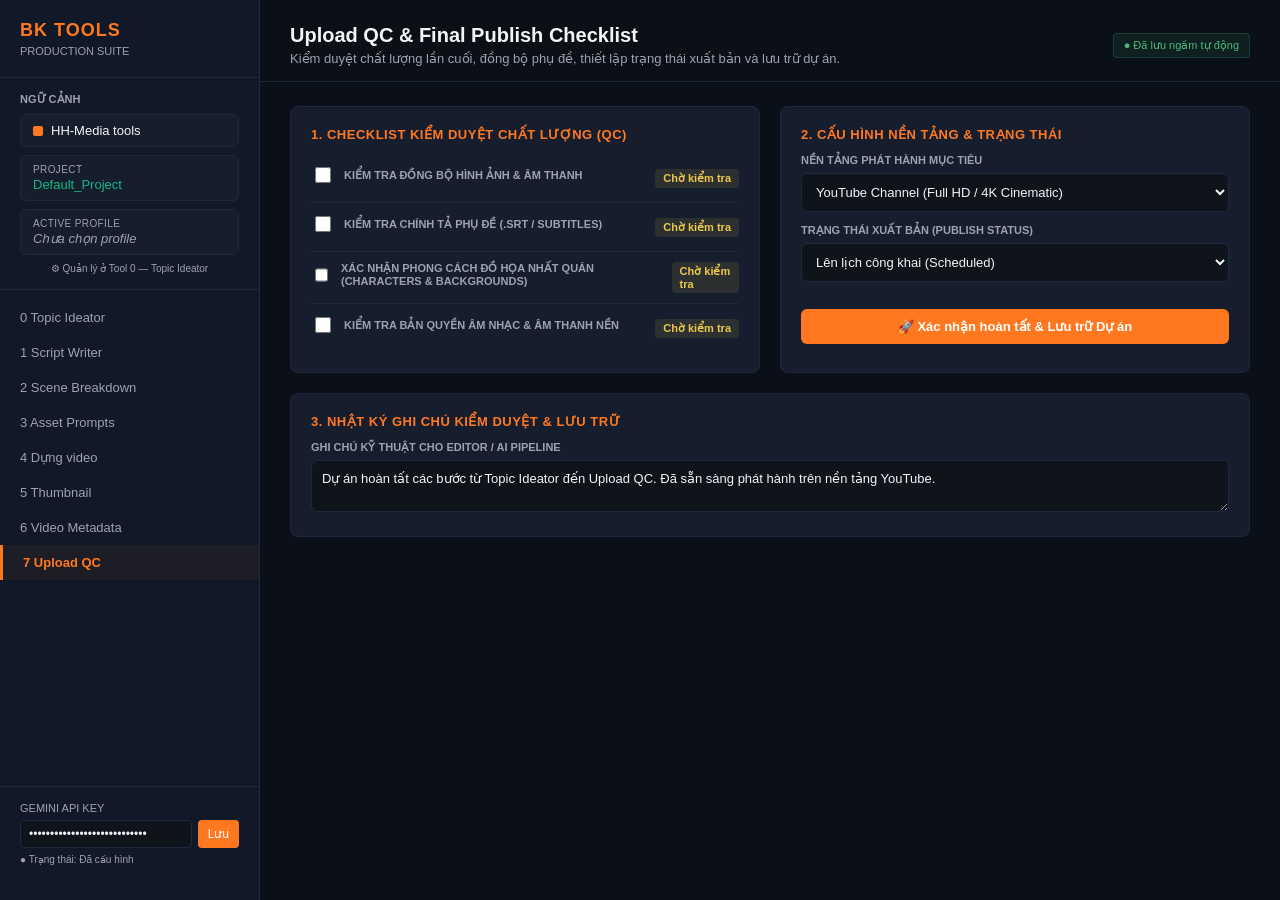
<file: templates/upload_qc.html>
<!DOCTYPE html>
<html lang="vi">
<head>
    <meta charset="UTF-8">
    <meta name="viewport" content="width=device-width, initial-scale=1.0">
    <title>Upload QC - BK Tools</title>
    <style>
        :root {
            --bg-main: #0b0f17;
            --bg-sidebar: #111827;
            --bg-card: #161e2e;
            --border-color: #1f293d;
            --accent-orange: #ff781f;
            --text-main: #f3f4f6;
            --text-muted: #9ca3af;
            --input-bg: #0f131a;
        }

        body {
            font-family: 'Segoe UI', Tahoma, Geneva, Verdana, sans-serif;
            background-color: var(--bg-main);
            color: var(--text-main);
            margin: 0;
            display: flex;
            height: 100vh;
            overflow: hidden;
        }

        /* --- SIDEBAR STYLING --- */
        .sidebar {
            width: 260px;
            background-color: var(--bg-sidebar);
            border-right: 1px solid var(--border-color);
            display: flex;
            flex-direction: column;
            justify-content: space-between;
            padding: 20px 0;
            box-sizing: border-box;
            flex-shrink: 0;
        }

        .sidebar-top {
            display: flex;
            flex-direction: column;
        }

        .logo-area {
            padding: 0 20px 20px 20px;
            border-bottom: 1px solid var(--border-color);
        }

        .logo-title {
            color: var(--accent-orange);
            font-size: 18px;
            font-weight: 800;
            letter-spacing: 1px;
            margin: 0;
        }

        .logo-sub {
            color: var(--text-muted);
            font-size: 11px;
            margin-top: 4px;
            text-transform: uppercase;
        }

        .project-section {
            padding: 15px 20px;
            border-bottom: 1px solid var(--border-color);
        }

        .project-label {
            font-size: 11px;
            color: var(--text-muted);
            text-transform: uppercase;
            margin-bottom: 8px;
            font-weight: 600;
        }

        .project-box {
            background-color: var(--bg-card);
            border: 1px solid var(--border-color);
            border-radius: 6px;
            padding: 8px 12px;
            display: flex;
            align-items: center;
            gap: 8px;
            font-size: 13px;
            color: var(--text-main);
            margin-bottom: 8px;
        }

        .project-box span.color-dot {
            width: 10px;
            height: 10px;
            background-color: var(--accent-orange);
            border-radius: 2px;
        }

        .select-project {
            width: 100%;
            background-color: var(--bg-card);
            border: 1px solid var(--border-color);
            color: var(--text-main);
            padding: 8px 10px;
            border-radius: 6px;
            font-size: 13px;
            outline: none;
        }

        .btn-row {
            display: flex;
            gap: 6px;
            margin-top: 8px;
        }

        .btn {
            background-color: var(--bg-card);
            border: 1px solid var(--border-color);
            color: var(--text-main);
            padding: 6px 12px;
            border-radius: 4px;
            font-size: 12px;
            cursor: pointer;
            transition: 0.2s;
        }

        .btn-primary {
            background-color: var(--accent-orange);
            color: white;
            border: none;
            font-weight: 600;
        }

        .btn:hover {
            opacity: 0.9;
        }

        .profile-status {
            padding: 10px 20px;
            font-size: 12px;
            color: var(--text-muted);
            border-bottom: 1px solid var(--border-color);
            display: flex;
            justify-content: space-between;
        }

        .profile-status span {
            color: var(--text-main);
            font-weight: 600;
        }

        .nav-menu {
            display: flex;
            flex-direction: column;
            padding: 10px 0;
            overflow-y: auto;
        }

        .nav-item {
            padding: 10px 20px;
            font-size: 13px;
            color: var(--text-muted);
            text-decoration: none;
            display: flex;
            align-items: center;
            transition: 0.2s;
        }

        .nav-item:hover {
            color: var(--text-main);
            background-color: rgba(255, 255, 255, 0.02);
        }

        .nav-item.active {
            color: var(--accent-orange);
            border-left: 3px solid var(--accent-orange);
            background-color: rgba(255, 120, 31, 0.05);
            font-weight: 600;
        }

        .sidebar-footer {
            padding: 15px 20px;
            border-top: 1px solid var(--border-color);
        }

        .api-key-label {
            font-size: 11px;
            color: var(--text-muted);
            text-transform: uppercase;
            margin-bottom: 6px;
        }

        .api-input-group {
            display: flex;
            gap: 6px;
        }

        .api-input {
            background-color: var(--input-bg);
            border: 1px solid var(--border-color);
            border-radius: 4px;
            padding: 6px 8px;
            color: var(--text-main);
            font-size: 12px;
            width: 100%;
        }

        .btn-save-key {
            background-color: var(--accent-orange);
            color: white;
            border: none;
            border-radius: 4px;
            padding: 0 10px;
            font-size: 12px;
            cursor: pointer;
        }

        /* --- MAIN CONTENT STYLING --- */
        .main-content {
            flex: 1;
            display: flex;
            flex-direction: column;
            overflow-y: auto;
            background-color: var(--bg-main);
        }

        .content-header {
            padding: 24px 30px 15px 30px;
            border-bottom: 1px solid var(--border-color);
            display: flex;
            justify-content: space-between;
            align-items: center;
        }

        .content-title {
            font-size: 20px;
            font-weight: 700;
            margin: 0 0 4px 0;
            color: var(--text-main);
        }

        .content-desc {
            font-size: 13px;
            color: var(--text-muted);
            margin: 0;
        }

        .save-status-indicator {
            font-size: 11px;
            color: #48bb78;
            background: rgba(72, 187, 120, 0.1);
            padding: 5px 10px;
            border-radius: 4px;
            border: 1px solid rgba(72, 187, 120, 0.2);
            transition: opacity 0.5s;
        }

        .content-body {
            padding: 24px 30px;
            display: flex;
            flex-direction: column;
            gap: 20px;
        }

        .grid-2 {
            display: grid;
            grid-template-columns: 1fr 1fr;
            gap: 20px;
        }

        .card {
            background-color: var(--bg-card);
            border: 1px solid var(--border-color);
            border-radius: 8px;
            padding: 20px;
            box-sizing: border-box;
        }

        .card-header-row {
            display: flex;
            justify-content: space-between;
            align-items: center;
            margin-bottom: 12px;
        }

        .card-title {
            font-size: 13px;
            font-weight: 700;
            color: var(--accent-orange);
            text-transform: uppercase;
            letter-spacing: 0.5px;
            margin: 0;
        }

        label {
            display: block;
            font-size: 11px;
            color: var(--text-muted);
            margin-bottom: 6px;
            font-weight: 600;
            text-transform: uppercase;
        }

        input[type="text"], select, textarea {
            width: 100%;
            background-color: var(--input-bg);
            border: 1px solid var(--border-color);
            border-radius: 6px;
            padding: 10px;
            color: var(--text-main);
            font-size: 13px;
            box-sizing: border-box;
            outline: none;
            font-family: inherit;
        }

        input:focus, select:focus, textarea:focus {
            border-color: var(--accent-orange);
        }

        /* Checklist Items */
        .checklist-item {
            display: flex;
            align-items: center;
            justify-content: space-between;
            padding: 10px 0;
            border-bottom: 1px solid var(--border-color);
            font-size: 13px;
        }

        .checklist-item:last-child {
            border-bottom: none;
        }

        .checklist-label {
            display: flex;
            align-items: center;
            gap: 10px;
            cursor: pointer;
        }

        input[type="checkbox"] {
            accent-color: var(--accent-orange);
            width: 16px;
            height: 16px;
            cursor: pointer;
        }

        .status-badge {
            font-size: 11px;
            padding: 3px 8px;
            border-radius: 4px;
            font-weight: 600;
        }
        .badge-pending { background: rgba(236, 201, 75, 0.1); color: #ecc94b; }
        .badge-passed { background: rgba(72, 187, 120, 0.1); color: #48bb78; }

        .btn-action {
            background-color: var(--accent-orange);
            color: white;
            border: none;
            border-radius: 6px;
            padding: 10px 16px;
            font-size: 13px;
            font-weight: 600;
            cursor: pointer;
            width: 100%;
            margin-top: 15px;
            transition: 0.2s;
        }

        .btn-action:hover {
            opacity: 0.9;
        }
    </style>
</head>
<body>

    <!-- SIDEBAR -->
    <div class="sidebar">
        <div class="sidebar-top">
            <div class="logo-area">
                <h1 class="logo-title">BK TOOLS</h1>
                <div class="logo-sub">Production Suite</div>
            </div>

            <!-- Ngữ cảnh hiện tại (CHỈ ĐỌC) — tạo/chọn Project & Profile ở Tool 0 -->
            <div class="project-section">
                <div class="project-label">Ngữ cảnh</div>
                <div class="project-box" id="syncGlobalToolsBtn" style="cursor:pointer;" title="Đồng bộ toàn hệ thống">
                    <span class="color-dot"></span>
                    <span>HH-Media tools</span>
                </div>

                <div style="background: var(--bg-card); border: 1px solid var(--border-color); border-radius: 6px; padding: 8px 12px; margin-top: 8px;">
                    <div style="font-size: 10px; color: var(--text-muted); text-transform: uppercase; letter-spacing: .04em; margin-bottom: 2px;">Project</div>
                    <div id="ctxProjectName" style="font-size: 13px; color: var(--text-main); font-weight: 500;">—</div>
                </div>

                <div style="background: var(--bg-card); border: 1px solid var(--border-color); border-radius: 6px; padding: 8px 12px; margin-top: 8px;">
                    <div style="display:flex; justify-content:space-between; align-items:center; margin-bottom: 2px;">
                        <span style="font-size: 10px; color: var(--text-muted); text-transform: uppercase; letter-spacing: .04em;">Active Profile</span>
                        <span id="activeProfileId" style="font-size: 10px; color: var(--text-muted); font-family: monospace;"></span>
                    </div>
                    <div id="activeProfileName" style="font-size: 13px; color: var(--text-muted); font-style: italic;">Chưa chọn profile</div>
                </div>

                <a href="/" style="display:block; text-align:center; font-size:10px; color:var(--text-muted); text-decoration:none; padding-top:8px;">
                    ⚙ Quản lý ở Tool 0 — Topic Ideator
                </a>
            </div>

            <div class="nav-menu">
                <a href="/" class="nav-item">0 Topic Ideator</a>
                <a href="/script_writer.html" class="nav-item">1 Script Writer</a>
                <a href="/scene_breakdown.html" class="nav-item">2 Scene Breakdown</a>
                <a href="/asset_prompts.html" class="nav-item">3 Asset Prompts</a>
                <a href="/camera_movement.html" class="nav-item">4 Dựng video</a>
                <a href="/thumbnail.html" class="nav-item">5 Thumbnail</a>
                <a href="/video_metadata.html" class="nav-item">6 Video Metadata</a>
                <a href="/upload_qc.html" class="nav-item active">7 Upload QC</a>
            </div>
        </div>

        <div class="sidebar-footer">
            <div class="api-key-label">Gemini API Key</div>
            <div class="api-input-group">
                <input type="password" class="api-input" value="AIzaSyA-xxxxxxxxxxxxxxxxxxxx">
                <button class="btn-save-key">Lưu</button>
            </div>
            <div style="font-size: 10px; color: var(--text-muted); margin-top: 6px;">
                ● Trạng thái: Đã cấu hình
            </div>
        </div>
    </div>

    <!-- MAIN CONTENT -->
    <div class="main-content">
        <div class="content-header">
            <div>
                <h2 class="content-title">Upload QC & Final Publish Checklist</h2>
                <p class="content-desc">Kiểm duyệt chất lượng lần cuối, đồng bộ phụ đề, thiết lập trạng thái xuất bản và lưu trữ dự án.</p>
            </div>
            <div id="save-status" class="save-status-indicator">● Đã lưu ngầm tự động</div>
        </div>

        <div class="content-body">
            <!-- Hàng trên: Checklist kiểm duyệt và Cấu hình xuất bản -->
            <div class="grid-2">
                <div class="card">
                    <div class="card-header-row">
                        <h3 class="card-title">1. Checklist Kiểm duyệt chất lượng (QC)</h3>
                    </div>
                    <div>
                        <div class="checklist-item">
                            <label class="checklist-label">
                                <input type="checkbox" id="qc-1" onchange="autoSaveData()"> Kiểm tra đồng bộ Hình ảnh & Âm thanh
                            </label>
                            <span class="status-badge badge-passed" id="badge-1">Đạt</span>
                        </div>
                        <div class="checklist-item">
                            <label class="checklist-label">
                                <input type="checkbox" id="qc-2" onchange="autoSaveData()"> Kiểm tra chính tả phụ đề (.srt / Subtitles)
                            </label>
                            <span class="status-badge badge-passed" id="badge-2">Đạt</span>
                        </div>
                        <div class="checklist-item">
                            <label class="checklist-label">
                                <input type="checkbox" id="qc-3" onchange="autoSaveData()"> Xác nhận phong cách đồ họa nhất quán (Characters & Backgrounds)
                            </label>
                            <span class="status-badge badge-passed" id="badge-3">Đạt</span>
                        </div>
                        <div class="checklist-item">
                            <label class="checklist-label">
                                <input type="checkbox" id="qc-4" onchange="autoSaveData()"> Kiểm tra bản quyền âm nhạc & âm thanh nền
                            </label>
                            <span class="status-badge badge-passed" id="badge-4">Đạt</span>
                        </div>
                    </div>
                </div>

                <div class="card">
                    <div class="card-header-row">
                        <h3 class="card-title">2. Cấu hình Nền tảng & Trạng thái</h3>
                    </div>
                    <div style="margin-bottom: 12px;">
                        <label>Nền tảng phát hành mục tiêu</label>
                        <select id="qc-platform" onchange="autoSaveData()">
                            <option value="YouTube">YouTube Channel (Full HD / 4K Cinematic)</option>
                            <option value="TikTok">TikTok / Shorts (Vertical 9:16)</option>
                            <option value="Facebook">Facebook Video Page</option>
                        </select>
                    </div>
                    <div style="margin-bottom: 12px;">
                        <label>Trạng thái xuất bản (Publish Status)</label>
                        <select id="qc-status" onchange="autoSaveData()">
                            <option value="Scheduled">Lên lịch công khai (Scheduled)</option>
                            <option value="Private">Riêng tư / Chờ duyệt (Private)</option>
                            <option value="Public">Công khai ngay lập tức (Public)</option>
                        </select>
                    </div>
                    <button class="btn-action" onclick="finalizePublish()">🚀 Xác nhận hoàn tất & Lưu trữ Dự án</button>
                </div>
            </div>

            <!-- Hàng dưới: Nhật ký ghi chú dự án -->
            <div class="card">
                <div class="card-header-row">
                    <h3 class="card-title">3. Nhật ký ghi chú kiểm duyệt & Lưu trữ</h3>
                </div>
                <div>
                    <label>Ghi chú kỹ thuật cho Editor / AI Pipeline</label>
                    <textarea id="qc-notes" placeholder="Nhập các ghi chú lưu ý khi xuất bản video..." oninput="autoSaveData()">Dự án hoàn tất các bước từ Topic Ideator đến Upload QC. Đã sẵn sàng phát hành trên nền tảng YouTube.</textarea>
                </div>
            </div>
        </div>
    </div>

    <script>
        window.onload = function() {
            document.getElementById('qc-1').checked = localStorage.getItem('bk_qc_1') === 'true';
            document.getElementById('qc-2').checked = localStorage.getItem('bk_qc_2') === 'true';
            document.getElementById('qc-3').checked = localStorage.getItem('bk_qc_3') === 'true';
            document.getElementById('qc-4').checked = localStorage.getItem('bk_qc_4') === 'true';
            
            const savedPlatform = localStorage.getItem('bk_qc_platform');
            const savedStatus = localStorage.getItem('bk_qc_status');
            const savedNotes = localStorage.getItem('bk_qc_notes');

            if (savedPlatform) document.getElementById('qc-platform').value = savedPlatform;
            if (savedStatus) document.getElementById('qc-status').value = savedStatus;
            if (savedNotes) document.getElementById('qc-notes').value = savedNotes;

            updateBadges();
        };

        function autoSaveData() {
            localStorage.setItem('bk_qc_1', document.getElementById('qc-1').checked);
            localStorage.setItem('bk_qc_2', document.getElementById('qc-2').checked);
            localStorage.setItem('bk_qc_3', document.getElementById('qc-3').checked);
            localStorage.setItem('bk_qc_4', document.getElementById('qc-4').checked);
            localStorage.setItem('bk_qc_platform', document.getElementById('qc-platform').value);
            localStorage.setItem('bk_qc_status', document.getElementById('qc-status').value);
            localStorage.setItem('bk_qc_notes', document.getElementById('qc-notes').value);

            updateBadges();

            const indicator = document.getElementById('save-status');
            if (indicator) {
                indicator.style.opacity = '1';
                setTimeout(() => {
                    indicator.style.opacity = '0.6';
                }, 1200);
            }
        }

        function updateBadges() {
            for (let i = 1; i <= 4; i++) {
                const checkbox = document.getElementById(`qc-${i}`);
                const badge = document.getElementById(`badge-${i}`);
                if (checkbox.checked) {
                    badge.className = "status-badge badge-passed";
                    badge.innerText = "Đạt";
                } else {
                    badge.className = "status-badge badge-pending";
                    badge.innerText = "Chờ kiểm tra";
                }
            }
        }

        function finalizePublish() {
            // Đánh dấu tất cả checkbox hoàn tất và lưu ngầm không dùng popup
            for (let i = 1; i <= 4; i++) {
                document.getElementById(`qc-${i}`).checked = true;
            }
            autoSaveData();
        }
    </script>
    <script src="/static/global-sync.js"></script>
</body>
</html>
</file>
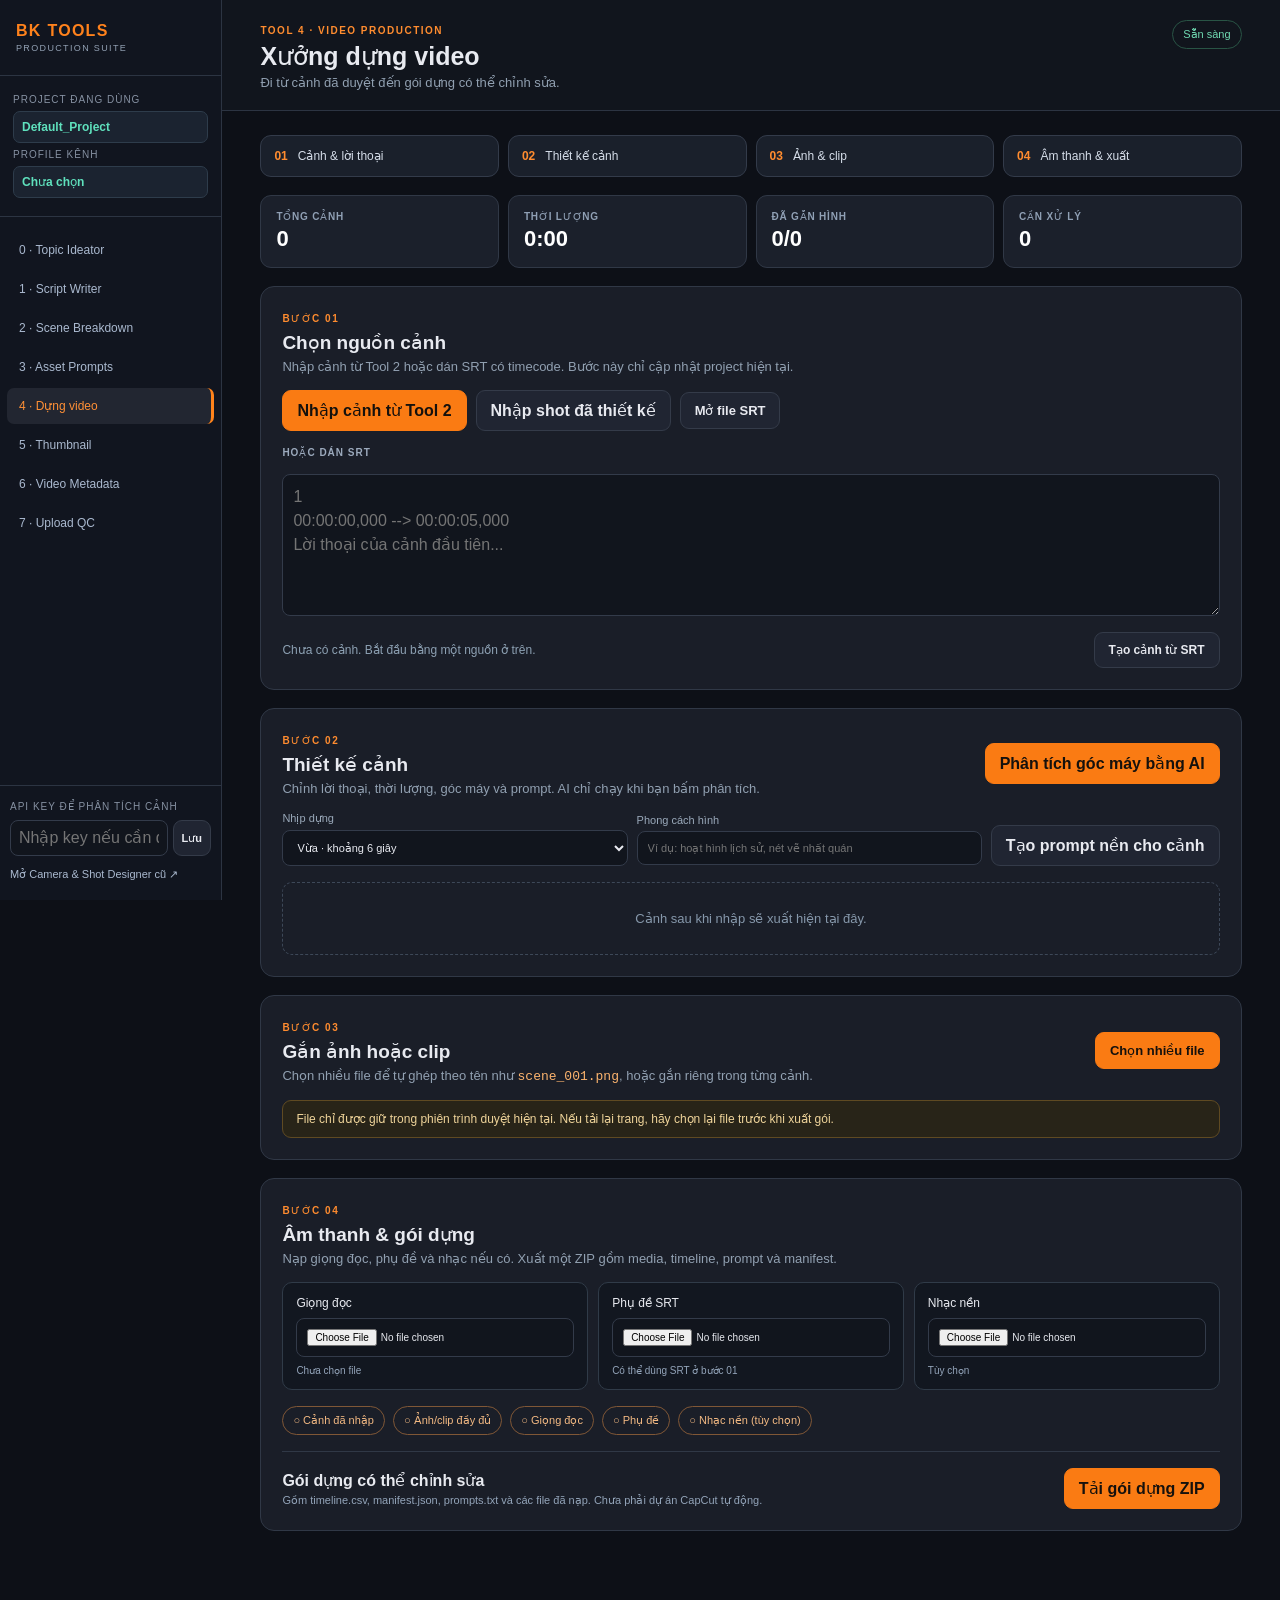
<file: templates/video_builder.html>
<!doctype html>
<html lang="vi">
<head>
  <meta charset="utf-8">
  <meta name="viewport" content="width=device-width, initial-scale=1">
  <title>BK Tools · Dựng video</title>
  <link rel="stylesheet" href="/static/video-builder.css">
</head>
<body>
  <aside class="sidebar">
    <div class="brand"><strong>BK TOOLS</strong><small>PRODUCTION SUITE</small></div>
    <div class="context"><span>PROJECT ĐANG DÙNG</span><strong id="projectLabel">—</strong><span>PROFILE KÊNH</span><strong id="profileLabel">—</strong></div>
    <nav aria-label="Công cụ">
      <a href="/">0 · Topic Ideator</a>
      <a href="/script_writer.html">1 · Script Writer</a>
      <a href="/scene_breakdown.html">2 · Scene Breakdown</a>
      <a href="/asset_prompts.html">3 · Asset Prompts</a>
      <a class="active" href="/camera_movement.html">4 · Dựng video</a>
      <a href="/thumbnail.html">5 · Thumbnail</a>
      <a href="/video_metadata.html">6 · Video Metadata</a>
      <a href="/upload_qc.html">7 · Upload QC</a>
    </nav>
    <div class="sidebar-bottom">
      <label for="apiKeyInput">API KEY ĐỂ PHÂN TÍCH CẢNH</label>
      <div class="key-row"><input id="apiKeyInput" type="password" autocomplete="off" placeholder="Nhập key nếu cần dùng AI"><button id="saveKeyBtn" type="button">Lưu</button></div>
      <a href="/camera-designer.html">Mở Camera &amp; Shot Designer cũ ↗</a>
    </div>
  </aside>

  <main>
    <header class="topbar">
      <div><span class="eyebrow">TOOL 4 · VIDEO PRODUCTION</span><h1>Xưởng dựng video</h1><p>Đi từ cảnh đã duyệt đến gói dựng có thể chỉnh sửa.</p></div>
      <span id="saveStatus" class="save-status">Sẵn sàng</span>
    </header>

    <div class="content">
      <div class="progress" aria-label="Tiến trình">
        <a href="#sourceCard"><b>01</b><span>Cảnh &amp; lời thoại</span></a>
        <a href="#sceneCard"><b>02</b><span>Thiết kế cảnh</span></a>
        <a href="#mediaCard"><b>03</b><span>Ảnh &amp; clip</span></a>
        <a href="#audioCard"><b>04</b><span>Âm thanh &amp; xuất</span></a>
      </div>

      <section class="metrics" aria-label="Tình trạng dự án">
        <div><small>TỔNG CẢNH</small><strong id="metricScenes">0</strong></div>
        <div><small>THỜI LƯỢNG</small><strong id="metricDuration">0:00</strong></div>
        <div><small>ĐÃ GẮN HÌNH</small><strong id="metricMedia">0/0</strong></div>
        <div><small>CẦN XỬ LÝ</small><strong id="metricMissing">0</strong></div>
      </section>

      <section class="card" id="sourceCard">
        <div class="section-heading"><div><span class="step">BƯỚC 01</span><h2>Chọn nguồn cảnh</h2><p>Nhập cảnh từ Tool 2 hoặc dán SRT có timecode. Bước này chỉ cập nhật project hiện tại.</p></div></div>
        <div class="source-actions">
          <button id="importTool2Btn" class="primary" type="button">Nhập cảnh từ Tool 2</button>
          <button id="importCameraBtn" type="button">Nhập shot đã thiết kế</button>
          <label class="file-button">Mở file SRT<input id="srtFileInput" type="file" accept=".srt,.vtt,text/plain" hidden></label>
        </div>
        <label for="srtInput" class="field-label">HOẶC DÁN SRT</label>
        <textarea id="srtInput" rows="5" placeholder="1&#10;00:00:00,000 --> 00:00:05,000&#10;Lời thoại của cảnh đầu tiên..."></textarea>
        <div class="source-footer"><span id="sourceHint">Chưa có cảnh. Bắt đầu bằng một nguồn ở trên.</span><button id="parseSrtBtn" type="button">Tạo cảnh từ SRT</button></div>
      </section>

      <section class="card" id="sceneCard">
        <div class="section-heading"><div><span class="step">BƯỚC 02</span><h2>Thiết kế cảnh</h2><p>Chỉnh lời thoại, thời lượng, góc máy và prompt. AI chỉ chạy khi bạn bấm phân tích.</p></div><button id="analyzeBtn" class="primary" type="button">Phân tích góc máy bằng AI</button></div>
        <div class="settings-row"><label>Nhịp dựng<select id="paceSelect"><option value="4">Nhanh · khoảng 4 giây</option><option value="6" selected>Vừa · khoảng 6 giây</option><option value="8">Chậm · khoảng 8 giây</option></select></label><label>Phong cách hình<input id="styleInput" placeholder="Ví dụ: hoạt hình lịch sử, nét vẽ nhất quán"></label><button id="promptsBtn" type="button">Tạo prompt nền cho cảnh</button></div>
        <div id="sceneList" class="scene-list"><div class="empty">Cảnh sau khi nhập sẽ xuất hiện tại đây.</div></div>
        <div id="scenePager" class="source-footer" hidden><button id="prevPageBtn" type="button">← Trang trước</button><span id="pageLabel"></span><button id="nextPageBtn" type="button">Trang sau →</button></div>
      </section>

      <section class="card" id="mediaCard">
        <div class="section-heading"><div><span class="step">BƯỚC 03</span><h2>Gắn ảnh hoặc clip</h2><p>Chọn nhiều file để tự ghép theo tên như <code>scene_001.png</code>, hoặc gắn riêng trong từng cảnh.</p></div><label class="file-button primary">Chọn nhiều file<input id="bulkMediaInput" type="file" accept="image/*,video/mp4,video/webm,video/quicktime" multiple hidden></label></div>
        <div id="mediaHint" class="notice">File chỉ được giữ trong phiên trình duyệt hiện tại. Nếu tải lại trang, hãy chọn lại file trước khi xuất gói.</div>
        <div id="unmatchedFiles" class="unmatched" hidden></div>
      </section>

      <section class="card" id="audioCard">
        <div class="section-heading"><div><span class="step">BƯỚC 04</span><h2>Âm thanh &amp; gói dựng</h2><p>Nạp giọng đọc, phụ đề và nhạc nếu có. Xuất một ZIP gồm media, timeline, prompt và manifest.</p></div></div>
        <div class="audio-grid">
          <label>Giọng đọc<input id="voiceInput" type="file" accept=".mp3,.wav,.m4a,.aac,.ogg,audio/*"><small id="voiceName">Chưa chọn file</small></label>
          <label>Phụ đề SRT<input id="subtitleInput" type="file" accept=".srt,.vtt,text/plain"><small id="subtitleName">Có thể dùng SRT ở bước 01</small></label>
          <label>Nhạc nền<input id="musicInput" type="file" accept=".mp3,.wav,.m4a,.aac,.ogg,audio/*"><small id="musicName">Tùy chọn</small></label>
        </div>
        <div id="packageChecklist" class="checklist"></div>
        <div class="export-row"><div><strong>Gói dựng có thể chỉnh sửa</strong><span>Gồm timeline.csv, manifest.json, prompts.txt và các file đã nạp. Chưa phải dự án CapCut tự động.</span></div><button id="exportBtn" class="primary" type="button">Tải gói dựng ZIP</button></div>
      </section>
    </div>
  </main>
  <div id="toast" role="status" aria-live="polite"></div>
  <script src="/static/video-builder.js" defer></script>
</body>
</html>
</file>
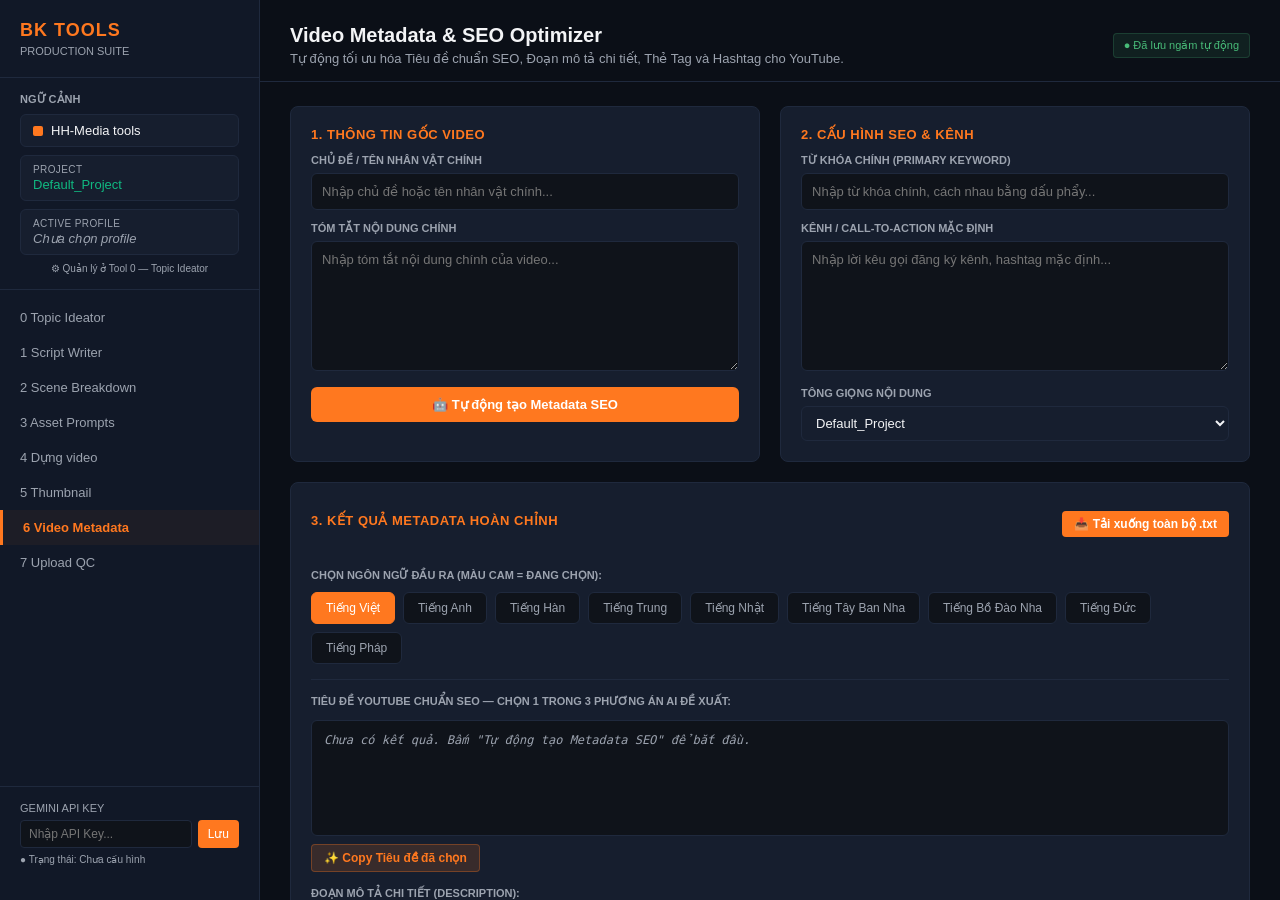
<file: templates/video_metadata.html>
<!DOCTYPE html>
<html lang="vi">
<head>
    <meta charset="UTF-8">
    <meta name="viewport" content="width=device-width, initial-scale=1.0">
    <title>Video Metadata - BK Tools</title>
    <style>
        :root {
            --bg-main: #0b0f17;
            --bg-sidebar: #111827;
            --bg-card: #161e2e;
            --border-color: #1f293d;
            --accent-orange: #ff781f;
            --text-main: #f3f4f6;
            --text-muted: #9ca3af;
            --input-bg: #0f131a;
        }

        body {
            font-family: 'Segoe UI', Tahoma, Geneva, Verdana, sans-serif;
            background-color: var(--bg-main);
            color: var(--text-main);
            margin: 0;
            display: flex;
            height: 100vh;
            overflow: hidden;
        }

        /* --- SIDEBAR STYLING --- */
        .sidebar {
            width: 260px;
            background-color: var(--bg-sidebar);
            border-right: 1px solid var(--border-color);
            display: flex;
            flex-direction: column;
            justify-content: space-between;
            padding: 20px 0;
            box-sizing: border-box;
            flex-shrink: 0;
        }

        .sidebar-top {
            display: flex;
            flex-direction: column;
        }

        .logo-area {
            padding: 0 20px 20px 20px;
            border-bottom: 1px solid var(--border-color);
        }

        .logo-title {
            color: var(--accent-orange);
            font-size: 18px;
            font-weight: 800;
            letter-spacing: 1px;
            margin: 0;
        }

        .logo-sub {
            color: var(--text-muted);
            font-size: 11px;
            margin-top: 4px;
            text-transform: uppercase;
        }

        .project-section {
            padding: 15px 20px;
            border-bottom: 1px solid var(--border-color);
        }

        .project-label {
            font-size: 11px;
            color: var(--text-muted);
            text-transform: uppercase;
            margin-bottom: 8px;
            font-weight: 600;
        }

        .project-box {
            background-color: var(--bg-card);
            border: 1px solid var(--border-color);
            border-radius: 6px;
            padding: 8px 12px;
            display: flex;
            align-items: center;
            gap: 8px;
            font-size: 13px;
            color: var(--text-main);
            margin-bottom: 8px;
        }

        .project-box span.color-dot {
            width: 10px;
            height: 10px;
            background-color: var(--accent-orange);
            border-radius: 2px;
        }

        .select-project {
            width: 100%;
            background-color: var(--bg-card);
            border: 1px solid var(--border-color);
            color: var(--text-main);
            padding: 8px 10px;
            border-radius: 6px;
            font-size: 13px;
            outline: none;
        }

        .btn-row {
            display: flex;
            gap: 6px;
            margin-top: 8px;
        }

        .btn {
            background-color: var(--bg-card);
            border: 1px solid var(--border-color);
            color: var(--text-main);
            padding: 6px 12px;
            border-radius: 4px;
            font-size: 12px;
            cursor: pointer;
            transition: 0.2s;
        }

        .btn-primary {
            background-color: var(--accent-orange);
            color: white;
            border: none;
            font-weight: 600;
        }

        .btn:hover {
            opacity: 0.9;
        }

        .profile-status {
            padding: 10px 20px;
            font-size: 12px;
            color: var(--text-muted);
            border-bottom: 1px solid var(--border-color);
            display: flex;
            justify-content: space-between;
        }

        .profile-status span {
            color: var(--text-main);
            font-weight: 600;
        }

        .nav-menu {
            display: flex;
            flex-direction: column;
            padding: 10px 0;
            overflow-y: auto;
        }

        .nav-item {
            padding: 10px 20px;
            font-size: 13px;
            color: var(--text-muted);
            text-decoration: none;
            display: flex;
            align-items: center;
            transition: 0.2s;
        }

        .nav-item:hover {
            color: var(--text-main);
            background-color: rgba(255, 255, 255, 0.02);
        }

        .nav-item.active {
            color: var(--accent-orange);
            border-left: 3px solid var(--accent-orange);
            background-color: rgba(255, 120, 31, 0.05);
            font-weight: 600;
        }

        .sidebar-footer {
            padding: 15px 20px;
            border-top: 1px solid var(--border-color);
        }

        .api-key-label {
            font-size: 11px;
            color: var(--text-muted);
            text-transform: uppercase;
            margin-bottom: 6px;
        }

        .api-input-group {
            display: flex;
            gap: 6px;
        }

        .api-input {
            background-color: var(--input-bg);
            border: 1px solid var(--border-color);
            border-radius: 4px;
            padding: 6px 8px;
            color: var(--text-main);
            font-size: 12px;
            width: 100%;
        }

        .btn-save-key {
            background-color: var(--accent-orange);
            color: white;
            border: none;
            border-radius: 4px;
            padding: 0 10px;
            font-size: 12px;
            cursor: pointer;
        }

        /* --- MAIN CONTENT STYLING --- */
        .main-content {
            flex: 1;
            display: flex;
            flex-direction: column;
            overflow-y: auto;
            background-color: var(--bg-main);
        }

        .content-header {
            padding: 24px 30px 15px 30px;
            border-bottom: 1px solid var(--border-color);
            display: flex;
            justify-content: space-between;
            align-items: center;
        }

        .content-title {
            font-size: 20px;
            font-weight: 700;
            margin: 0 0 4px 0;
            color: var(--text-main);
        }

        .content-desc {
            font-size: 13px;
            color: var(--text-muted);
            margin: 0;
        }

        .save-status-indicator {
            font-size: 11px;
            color: #48bb78;
            background: rgba(72, 187, 120, 0.1);
            padding: 5px 10px;
            border-radius: 4px;
            border: 1px solid rgba(72, 187, 120, 0.2);
            transition: opacity 0.5s;
        }

        .content-body {
            padding: 24px 30px;
            display: flex;
            flex-direction: column;
            gap: 20px;
        }

        .grid-2 {
            display: grid;
            grid-template-columns: 1fr 1fr;
            gap: 20px;
        }

        .card {
            background-color: var(--bg-card);
            border: 1px solid var(--border-color);
            border-radius: 8px;
            padding: 20px;
            box-sizing: border-box;
        }

        .card-header-row {
            display: flex;
            justify-content: space-between;
            align-items: center;
            margin-bottom: 12px;
        }

        .card-title {
            font-size: 13px;
            font-weight: 700;
            color: var(--accent-orange);
            text-transform: uppercase;
            letter-spacing: 0.5px;
            margin: 0;
        }

        label {
            display: block;
            font-size: 11px;
            color: var(--text-muted);
            margin-bottom: 6px;
            font-weight: 600;
            text-transform: uppercase;
        }

        input[type="text"], textarea {
            width: 100%;
            background-color: var(--input-bg);
            border: 1px solid var(--border-color);
            border-radius: 6px;
            padding: 10px;
            color: var(--text-main);
            font-size: 13px;
            box-sizing: border-box;
            outline: none;
            font-family: inherit;
        }

        textarea {
            height: 130px;
            resize: vertical;
        }

        input:focus, textarea:focus {
            border-color: var(--accent-orange);
        }

        .btn-action {
            background-color: var(--accent-orange);
            color: white;
            border: none;
            border-radius: 6px;
            padding: 10px 16px;
            font-size: 13px;
            font-weight: 600;
            cursor: pointer;
            width: 100%;
            margin-top: 12px;
            transition: 0.2s;
        }

        .btn-action:hover {
            opacity: 0.9;
        }

        .preview-box {
            background-color: var(--input-bg);
            border: 1px solid var(--border-color);
            border-radius: 6px;
            padding: 12px;
            font-family: monospace;
            font-size: 12px;
            color: #63b3ed;
            min-height: 90px;
            word-break: break-all;
            margin-top: 6px;
        }

        .btn-sm {
            background-color: rgba(255, 120, 31, 0.15);
            color: var(--accent-orange);
            border: 1px solid rgba(255, 120, 31, 0.3);
            padding: 6px 12px;
            border-radius: 4px;
            font-size: 12px;
            cursor: pointer;
            font-weight: 600;
            transition: 0.2s;
            margin-top: 8px;
            display: inline-block;
        }
        .btn-sm:hover {
            background-color: var(--accent-orange);
            color: white;
        }

        .btn-sm:disabled {
            opacity: 0.5;
            cursor: not-allowed;
        }

        .btn-action:disabled {
            opacity: 0.6;
            cursor: not-allowed;
        }

        .title-option {
            background-color: var(--input-bg);
            border: 1px solid var(--border-color);
            border-radius: 6px;
            padding: 10px 12px;
            font-size: 13px;
            color: var(--text-main);
            cursor: pointer;
            transition: 0.15s;
        }

        .title-option:hover {
            border-color: var(--accent-orange);
        }

        .title-option.selected {
            border-color: var(--accent-orange);
            background-color: rgba(255, 120, 31, 0.08);
        }

        .title-option .opt-tag {
            display: inline-block;
            font-size: 10px;
            font-weight: 700;
            color: var(--accent-orange);
            border: 1px solid rgba(255, 120, 31, 0.4);
            border-radius: 4px;
            padding: 1px 6px;
            margin-right: 8px;
            text-transform: uppercase;
        }

        .spinner-dot {
            display: inline-block;
            width: 8px;
            height: 8px;
            border-radius: 50%;
            background-color: var(--accent-orange);
            margin-right: 6px;
            animation: pulse 0.9s infinite ease-in-out;
        }

        @keyframes pulse {
            0%, 100% { opacity: 0.3; transform: scale(0.85); }
            50% { opacity: 1; transform: scale(1); }
        }

        .status-error {
            color: #f87171 !important;
        }

        .status-ok {
            color: #48bb78 !important;
        }

        .lang-tab {
            background-color: var(--input-bg);
            border: 1px solid var(--border-color);
            color: var(--text-muted);
            padding: 8px 14px;
            border-radius: 6px;
            font-size: 12px;
            cursor: pointer;
            transition: 0.2s;
            font-weight: 500;
        }

        .lang-tab:hover {
            border-color: var(--accent-orange);
            color: var(--text-main);
        }

        .lang-tab.active {
            background-color: var(--accent-orange);
            color: white;
            border-color: var(--accent-orange);
        }
    </style>
</head>
<body>

    <!-- SIDEBAR -->
    <div class="sidebar">
        <div class="sidebar-top">
            <div class="logo-area">
                <h1 class="logo-title">BK TOOLS</h1>
                <div class="logo-sub">Production Suite</div>
            </div>

            <!-- Ngữ cảnh hiện tại (CHỈ ĐỌC) — tạo/chọn Project & Profile ở Tool 0 -->
            <div class="project-section">
                <div class="project-label">Ngữ cảnh</div>
                <div class="project-box" id="syncGlobalToolsBtn" style="cursor:pointer;" title="Đồng bộ toàn hệ thống">
                    <span class="color-dot"></span>
                    <span>HH-Media tools</span>
                </div>

                <div style="background: var(--bg-card); border: 1px solid var(--border-color); border-radius: 6px; padding: 8px 12px; margin-top: 8px;">
                    <div style="font-size: 10px; color: var(--text-muted); text-transform: uppercase; letter-spacing: .04em; margin-bottom: 2px;">Project</div>
                    <div id="ctxProjectName" style="font-size: 13px; color: var(--text-main); font-weight: 500;">—</div>
                </div>

                <div style="background: var(--bg-card); border: 1px solid var(--border-color); border-radius: 6px; padding: 8px 12px; margin-top: 8px;">
                    <div style="display:flex; justify-content:space-between; align-items:center; margin-bottom: 2px;">
                        <span style="font-size: 10px; color: var(--text-muted); text-transform: uppercase; letter-spacing: .04em;">Active Profile</span>
                        <span id="activeProfileId" style="font-size: 10px; color: var(--text-muted); font-family: monospace;"></span>
                    </div>
                    <div id="activeProfileName" style="font-size: 13px; color: var(--text-muted); font-style: italic;">Chưa chọn profile</div>
                </div>

                <a href="/" style="display:block; text-align:center; font-size:10px; color:var(--text-muted); text-decoration:none; padding-top:8px;">
                    ⚙ Quản lý ở Tool 0 — Topic Ideator
                </a>
            </div>

            <div class="nav-menu">
                <a href="/" class="nav-item">0 Topic Ideator</a>
                <a href="/script_writer.html" class="nav-item">1 Script Writer</a>
                <a href="/scene_breakdown.html" class="nav-item">2 Scene Breakdown</a>
                <a href="/asset_prompts.html" class="nav-item">3 Asset Prompts</a>
                <a href="/camera_movement.html" class="nav-item">4 Dựng video</a>
                <a href="/thumbnail.html" class="nav-item">5 Thumbnail</a>
                <a href="/video_metadata.html" class="nav-item active">6 Video Metadata</a>
                <a href="/upload_qc.html" class="nav-item">7 Upload QC</a>
            </div>
        </div>

        <div class="sidebar-footer">
            <div class="api-key-label">Gemini API Key</div>
            <div class="api-input-group">
                <input type="password" class="api-input" id="api-key-input" value="" placeholder="Nhập API Key...">
                <button class="btn-save-key" onclick="saveApiKey()">Lưu</button>
            </div>
            <div style="font-size: 10px; color: var(--text-muted); margin-top: 6px;">
                ● <span id="api-status">Trạng thái: Chưa cấu hình</span>
            </div>
        </div>
    </div>

    <!-- MAIN CONTENT -->
    <div class="main-content">
        <div class="content-header">
            <div>
                <h2 class="content-title">Video Metadata & SEO Optimizer</h2>
                <p class="content-desc">Tự động tối ưu hóa Tiêu đề chuẩn SEO, Đoạn mô tả chi tiết, Thẻ Tag và Hashtag cho YouTube.</p>
            </div>
            <div id="save-status" class="save-status-indicator">● Đã lưu ngầm tự động</div>
        </div>

        <div class="content-body">
            <!-- Hàng trên: Input thông tin video -->
            <div class="grid-2">
                <div class="card">
                    <div class="card-header-row">
                        <h3 class="card-title">1. Thông tin gốc video</h3>
                    </div>
                    <div style="margin-bottom: 12px;">
                        <label>Chủ đề / Tên nhân vật chính</label>
                        <input type="text" id="meta-subject" value="" placeholder="Nhập chủ đề hoặc tên nhân vật chính..." oninput="autoSaveData()">
                    </div>
                    <div>
                        <label>Tóm tắt nội dung chính</label>
                        <textarea id="meta-summary" placeholder="Nhập tóm tắt nội dung chính của video..." oninput="autoSaveData()"></textarea>
                    </div>
                    <button class="btn-action" onclick="generateMetadata()">🤖 Tự động tạo Metadata SEO</button>
                </div>

                <div class="card">
                    <div class="card-header-row">
                        <h3 class="card-title">2. Cấu hình SEO & Kênh</h3>
                    </div>
                    <div style="margin-bottom: 12px;">
                        <label>Từ khóa chính (Primary Keyword)</label>
                        <input type="text" id="meta-keyword" value="" placeholder="Nhập từ khóa chính, cách nhau bằng dấu phẩy..." oninput="autoSaveData()">
                    </div>
                    <div>
                        <label>Kênh / Call-to-Action mặc định</label>
                        <textarea id="meta-cta" placeholder="Nhập lời kêu gọi đăng ký kênh, hashtag mặc định..." oninput="autoSaveData()"></textarea>
                    </div>
                    <div style="margin-top: 12px;">
                        <label>Tông giọng nội dung</label>
                        <select id="meta-tone" class="select-project" style="width:100%;" oninput="autoSaveData()">
                            <option value="phat-phap">Phật pháp &amp; triết lý sống — nhẹ nhàng, sâu lắng, không giáo điều</option>
                            <option value="doi-thuong">Đời thường, gần gũi, tâm sự</option>
                            <option value="lich-su">Lịch sử, kiến thức, hào hùng</option>
                            <option value="truyen-cam-hung">Truyền cảm hứng, tích cực, mạnh mẽ</option>
                            <option value="khac">Khác / trung tính</option>
                        </select>
                    </div>
                </div>
            </div>

            <!-- Hàng dưới: Kết quả Tiêu đề, Mô tả và Tags -->
            <div class="card">
                <div class="card-header-row">
                    <h3 class="card-title">3. Kết quả Metadata hoàn chỉnh</h3>
                    <button class="btn-sm" onclick="downloadAllTxt()" style="background-color: var(--accent-orange); color: white; border: none;">📥 Tải xuống toàn bộ .txt</button>
                </div>
                <div id="meta-status" style="font-size:12px; color: var(--text-muted); margin-bottom: 4px; min-height: 16px;"></div>

                <!-- Tab chọn ngôn ngữ đầu ra -->
                <div style="margin-bottom: 15px; padding-bottom: 15px; border-bottom: 1px solid var(--border-color);">
                    <label style="margin-bottom: 10px; display: block;">Chọn ngôn ngữ đầu ra (màu cam = đang chọn):</label>
                    <div style="display: flex; flex-wrap: wrap; gap: 8px;">
                        <button class="lang-tab active" data-lang="vi" onclick="changeLanguage('vi')">Tiếng Việt</button>
                        <button class="lang-tab" data-lang="en" onclick="changeLanguage('en')">Tiếng Anh</button>
                        <button class="lang-tab" data-lang="ko" onclick="changeLanguage('ko')">Tiếng Hàn</button>
                        <button class="lang-tab" data-lang="zh" onclick="changeLanguage('zh')">Tiếng Trung</button>
                        <button class="lang-tab" data-lang="ja" onclick="changeLanguage('ja')">Tiếng Nhật</button>
                        <button class="lang-tab" data-lang="es" onclick="changeLanguage('es')">Tiếng Tây Ban Nha</button>
                        <button class="lang-tab" data-lang="pt" onclick="changeLanguage('pt')">Tiếng Bồ Đào Nha</button>
                        <button class="lang-tab" data-lang="de" onclick="changeLanguage('de')">Tiếng Đức</button>
                        <button class="lang-tab" data-lang="fr" onclick="changeLanguage('fr')">Tiếng Pháp</button>
                    </div>
                </div>
                <div style="display: flex; flex-direction: column; gap: 15px;">
                    <div>
                        <label>Tiêu đề YouTube chuẩn SEO — chọn 1 trong 3 phương án AI đề xuất:</label>
                        <div id="meta-title-options" style="display:flex; flex-direction:column; gap:8px;">
                            <div class="preview-box" style="color: var(--text-muted); font-style: italic;">Chưa có kết quả. Bấm "Tự động tạo Metadata SEO" để bắt đầu.</div>
                        </div>
                        <div id="meta-title-output" style="display:none;"></div>
                        <button class="btn-sm" onclick="copyText('meta-title-output', event)">✨ Copy Tiêu đề đã chọn</button>
                    </div>
                    <div>
                        <label>Đoạn mô tả chi tiết (Description):</label>
                        <div class="preview-box" id="meta-desc-output"></div>
                        <button class="btn-sm" onclick="copyText('meta-desc-output', event)">✨ Copy Mô tả</button>
                    </div>
                    <div>
                        <label>Thẻ Tags & Hashtags:</label>
                        <div class="preview-box" id="meta-tags-output" style="min-height: 40px;"></div>
                        <button class="btn-sm" onclick="copyText('meta-tags-output', event)">✨ Copy Tags</button>
                    </div>
                    <div>
                        <label>Gợi ý cải thiện (SEO Coach):</label>
                        <div class="preview-box" id="meta-tips-output" style="color:#f6c453; min-height: 40px;"></div>
                    </div>
                </div>

            </div>
        </div>
    </div>

    <script>
        let currentTitles = [];
        let selectedTitleIndex = 0;
        let isGenerating = false;
        let currentLanguage = 'vi';

        const TONE_GUIDES = {
            'phat-phap': 'Giọng văn nhẹ nhàng, sâu lắng, gần gũi như đang tâm sự với một người bạn. Tuyệt đối không giáo điều, không phán xét, không dùng giọng "dạy đời". Có thể gợi mở một câu hỏi hoặc một khoảng lặng để người xem tự suy ngẫm.',
            'doi-thuong': 'Giọng văn chân thật, gần gũi, như đang kể lại một câu chuyện đời thường cho bạn bè nghe. Tự nhiên, không màu mè.',
            'lich-su': 'Giọng văn cuốn hút, giàu chi tiết, gợi không khí hào hùng hoặc bí ẩn của lịch sử, nhưng vẫn chính xác và tôn trọng sự thật.',
            'truyen-cam-hung': 'Giọng văn tích cực, mạnh mẽ, tạo động lực, nhưng không sáo rỗng hay hô khẩu hiệu.',
            'khac': 'Giọng văn trung tính, rõ ràng, chuyên nghiệp, phù hợp với nội dung phổ thông.'
        };

        // Tên ngôn ngữ hiển thị cho người dùng — thống nhất bằng tiếng Việt
        const LANGUAGE_NAMES = {
            'vi': 'Tiếng Việt',
            'en': 'Tiếng Anh',
            'ko': 'Tiếng Hàn',
            'zh': 'Tiếng Trung',
            'ja': 'Tiếng Nhật',
            'es': 'Tiếng Tây Ban Nha',
            'pt': 'Tiếng Bồ Đào Nha',
            'de': 'Tiếng Đức',
            'fr': 'Tiếng Pháp'
        };

        const i18n = {
            vi: {
                contentTitle: 'Video Metadata & SEO Optimizer',
                contentDesc: 'Tự động tối ưu hóa Tiêu đề chuẩn SEO, Đoạn mô tả chi tiết, Thẻ Tag và Hashtag cho YouTube.',
                card1Title: '1. Thông tin gốc video',
                labelSubject: 'Chủ đề / Tên nhân vật chính',
                placeholderSubject: 'Nhập chủ đề hoặc tên nhân vật chính...',
                labelSummary: 'Tóm tắt nội dung chính',
                placeholderSummary: 'Nhập tóm tắt nội dung chính của video...',
                btnGenerate: '🤖 Tự động tạo Metadata SEO',
                card2Title: '2. Cấu hình SEO & Kênh',
                labelKeyword: 'Từ khóa chính (Primary Keyword)',
                placeholderKeyword: 'Nhập từ khóa chính, cách nhau bằng dấu phẩy...',
                labelCta: 'Kênh / Call-to-Action mặc định',
                placeholderCta: 'Nhập lời kêu gọi đăng ký kênh, hashtag mặc định...',
                labelTone: 'Tông giọng nội dung',
                card3Title: '3. Kết quả Metadata hoàn chỉnh',
                btnDownload: '📥 Tải xuống toàn bộ .txt',
                labelTitles: 'Tiêu đề YouTube chuẩn SEO — chọn 1 trong 3 phương án AI đề xuất:',
                btnCopyTitle: '✨ Copy Tiêu đề đã chọn',
                labelDesc: 'Đoạn mô tả chi tiết (Description):',
                btnCopyDesc: '✨ Copy Mô tả',
                labelTags: 'Thẻ Tags & Hashtags:',
                btnCopyTags: '✨ Copy Tags',
                labelTips: 'Gợi ý cải thiện (SEO Coach):',
                statusNothing: 'Chưa có kết quả. Bấm "Tự động tạo Metadata SEO" để bắt đầu.',
                statusChoose: '✓ Đã tạo xong metadata. Bấm vào từng phương án tiêu đề để chọn phương án bạn thích nhất.'
            },
            en: {
                contentTitle: 'Video Metadata & SEO Optimizer',
                contentDesc: 'Automatically optimize SEO-standard titles, detailed descriptions, tags and hashtags for YouTube.',
                card1Title: '1. Original Video Information',
                labelSubject: 'Topic / Main Character Name',
                placeholderSubject: 'Enter topic or main character name...',
                labelSummary: 'Content Summary',
                placeholderSummary: 'Enter the main content summary of the video...',
                btnGenerate: '🤖 Auto-Generate Metadata SEO',
                card2Title: '2. SEO & Channel Configuration',
                labelKeyword: 'Primary Keyword',
                placeholderKeyword: 'Enter primary keyword separated by commas...',
                labelCta: 'Channel / Default Call-to-Action',
                placeholderCta: 'Enter channel call-to-action or default hashtags...',
                labelTone: 'Content Tone',
                card3Title: '3. Complete Metadata Results',
                btnDownload: '📥 Download all .txt',
                labelTitles: 'YouTube Title (SEO Standard) — choose 1 of 3 AI suggestions:',
                btnCopyTitle: '✨ Copy Selected Title',
                labelDesc: 'Detailed Description:',
                btnCopyDesc: '✨ Copy Description',
                labelTags: 'Tags & Hashtags:',
                btnCopyTags: '✨ Copy Tags',
                labelTips: 'Improvement Tips (SEO Coach):',
                statusNothing: 'No results yet. Click "Auto-Generate Metadata SEO" to start.',
                statusChoose: '✓ Metadata created. Click each title option to select your preferred one.'
            },
            ko: {
                contentTitle: '비디오 메타데이터 & SEO 최적화 도구',
                contentDesc: 'SEO 표준 제목, 상세 설명, 태그 및 해시태그를 YouTube용으로 자동 최적화합니다.',
                card1Title: '1. 원본 비디오 정보',
                labelSubject: '주제 / 주요 캐릭터 이름',
                placeholderSubject: '주제 또는 주요 캐릭터 이름 입력...',
                labelSummary: '콘텐츠 요약',
                placeholderSummary: '비디오의 주요 콘텐츠 요약 입력...',
                btnGenerate: '🤖 메타데이터 자동 생성',
                card2Title: '2. SEO & 채널 설정',
                labelKeyword: '주요 키워드',
                placeholderKeyword: '주요 키워드를 쉼표로 구분하여 입력...',
                labelCta: '채널 / 기본 행동 유도',
                placeholderCta: '채널 행동 유도 또는 기본 해시태그 입력...',
                labelTone: '콘텐츠 톤',
                card3Title: '3. 완성된 메타데이터 결과',
                btnDownload: '📥 모두 .txt로 다운로드',
                labelTitles: 'YouTube 제목 (SEO 표준) — AI 제안 3개 중 1개 선택:',
                btnCopyTitle: '✨ 선택된 제목 복사',
                labelDesc: '상세 설명:',
                btnCopyDesc: '✨ 설명 복사',
                labelTags: '태그 & 해시태그:',
                btnCopyTags: '✨ 태그 복사',
                labelTips: '개선 팁 (SEO 코치):',
                statusNothing: '아직 결과가 없습니다. "메타데이터 자동 생성"을 클릭하여 시작하세요.',
                statusChoose: '✓ 메타데이터가 생성되었습니다. 각 제목 옵션을 클릭하여 선호하는 제목을 선택하세요.'
            }
        };

        const LANG_API_MAP = {
            'vi': 'Vietnamese',
            'en': 'English',
            'ko': 'Korean',
            'zh': 'Chinese',
            'ja': 'Japanese',
            'es': 'Spanish',
            'pt': 'Portuguese',
            'de': 'German',
            'fr': 'French'
        };

        function changeLanguage(lang) {
            if (!lang) return;
            currentLanguage = lang;
            localStorage.setItem('bk_meta_ui_language', lang);
            updateUIText();
            updateLanguageTabs();
            // Điểm SEO và ngưỡng ký tự phụ thuộc ngôn ngữ -> phải chấm lại
            if (currentTitles.length) renderTitleOptions();
        }

        function updateUIText() {
            const t = i18n[currentLanguage] || i18n['vi'];
            // Mọi truy cập DOM đều phải chịu được phần tử vắng mặt, nếu không
            // một id bị đổi tên sẽ làm hỏng toàn bộ phần đổi ngôn ngữ.
            const setText = (sel, val) => {
                const el = document.querySelector(sel);
                if (el && val) el.innerText = val;
            };
            const setPlaceholder = (id, val) => {
                const el = document.getElementById(id);
                if (el && val) el.placeholder = val;
            };

            setText('.content-title', t.contentTitle);
            setText('.content-desc', t.contentDesc);

            const cardTitles = document.querySelectorAll('.card-title');
            if (cardTitles[0] && t.card1Title) cardTitles[0].innerText = t.card1Title;
            if (cardTitles[1] && t.card2Title) cardTitles[1].innerText = t.card2Title;
            if (cardTitles[2] && t.card3Title) cardTitles[2].innerText = t.card3Title;

            setPlaceholder('meta-subject', t.placeholderSubject);
            setPlaceholder('meta-summary', t.placeholderSummary);
            setPlaceholder('meta-keyword', t.placeholderKeyword);
            setPlaceholder('meta-cta', t.placeholderCta);

            // Không ghi đè nhãn nút khi đang chạy, tránh mất chữ "Đang phân tích..."
            if (!isGenerating) setText('.btn-action', t.btnGenerate);
        }

        function updateLanguageTabs() {
            document.querySelectorAll('.lang-tab').forEach(tab => {
                const lang = tab.dataset.lang;
                if (!lang) return;
                if (lang === currentLanguage) tab.classList.add('active');
                else tab.classList.remove('active');
            });
        }

        window.onload = function() {
            const savedSubject = localStorage.getItem('bk_meta_subject');
            const savedSummary = localStorage.getItem('bk_meta_summary');
            const savedKeyword = localStorage.getItem('bk_meta_keyword');
            const savedCta = localStorage.getItem('bk_meta_cta');
            const savedTone = localStorage.getItem('bk_meta_tone');
            const savedUILang = localStorage.getItem('bk_meta_ui_language') || 'vi';
            const savedTitles = localStorage.getItem('bk_meta_titles');
            const savedDesc = localStorage.getItem('bk_meta_description');
            const savedTags = localStorage.getItem('bk_meta_tags');
            const savedTip = localStorage.getItem('bk_meta_tip');

            currentLanguage = savedUILang;
            updateUIText();
            updateLanguageTabs();

            if (savedSubject) document.getElementById('meta-subject').value = savedSubject;
            if (savedSummary) document.getElementById('meta-summary').value = savedSummary;
            if (savedKeyword) document.getElementById('meta-keyword').value = savedKeyword;
            if (savedCta) document.getElementById('meta-cta').value = savedCta;
            if (savedTone) document.getElementById('meta-tone').value = savedTone;

            if (savedTitles && savedDesc) {
                currentTitles = JSON.parse(savedTitles);
                renderTitleOptions();
                document.getElementById('meta-desc-output').innerText = savedDesc || '';
                document.getElementById('meta-tags-output').innerText = savedTags || '';
                document.getElementById('meta-tips-output').innerText = savedTip || '';
            }
        };

        function autoSaveData() {
            localStorage.setItem('bk_meta_subject', document.getElementById('meta-subject').value);
            localStorage.setItem('bk_meta_summary', document.getElementById('meta-summary').value);
            localStorage.setItem('bk_meta_keyword', document.getElementById('meta-keyword').value);
            localStorage.setItem('bk_meta_cta', document.getElementById('meta-cta').value);
            localStorage.setItem('bk_meta_tone', document.getElementById('meta-tone').value);
            localStorage.setItem('bk_meta_ui_language', currentLanguage);

            const indicator = document.getElementById('save-status');
            if (indicator) {
                indicator.style.opacity = '1';
                setTimeout(() => { indicator.style.opacity = '0.6'; }, 1200);
            }
        }

        function autoSaveResults() {
            localStorage.setItem('bk_meta_titles', JSON.stringify(currentTitles));
            localStorage.setItem('bk_meta_description', document.getElementById('meta-desc-output').innerText);
            localStorage.setItem('bk_meta_tags', document.getElementById('meta-tags-output').innerText);
            localStorage.setItem('bk_meta_tip', document.getElementById('meta-tips-output').innerText);
        }

        function setStatus(msg, type) {
            const el = document.getElementById('meta-status');
            el.className = type === 'error' ? 'status-error' : (type === 'ok' ? 'status-ok' : '');
            el.innerHTML = msg || '';
        }

        // Từ khóa "power word" theo từng ngôn ngữ — chấm điểm đúng với
        // ngôn ngữ đang chọn, không mặc định tiếng Việt như trước.
        const POWER_WORDS = {
            vi: /(cách|tại sao|vì sao|bí mật|sự thật|hé lộ|bất ngờ|không ai|lý do|hướng dẫn|mới nhất)/i,
            en: /(how|why|secret|truth|revealed|shocking|nobody|reason|guide|ultimate|best)/i,
            ko: /(방법|이유|비밀|진실|공개|충격|최고|가이드|놀라운)/,
            zh: /(如何|为什么|秘密|真相|揭秘|震惊|最佳|指南)/,
            ja: /(方法|理由|秘密|真実|公開|衝撃|最高|ガイド)/,
            es: /(cómo|por qué|secreto|verdad|revelado|mejor|guía)/i,
            pt: /(como|por que|segredo|verdade|revelado|melhor|guia)/i,
            de: /(wie|warum|geheimnis|wahrheit|enthüllt|beste|anleitung)/i,
            fr: /(comment|pourquoi|secret|vérité|révélé|meilleur|guide)/i
        };

        // Ngôn ngữ không dùng dấu cách để tách từ -> đếm theo ký tự
        const CJK_LANGS = ['zh', 'ja', 'ko'];

        function calcSeoScore(title, lang) {
            const t = (title || '').trim();
            if (!t) return 0;

            const L = lang || currentLanguage || 'vi';
            const isCJK = CJK_LANGS.includes(L);
            let score = 50;

            // Độ dài tối ưu khác nhau giữa CJK (chữ đặc) và hệ Latin
            const len = t.length;
            if (isCJK) {
                if (len >= 15 && len <= 35) score += 20;
                else if (len > 35 && len <= 50) score += 10;
            } else {
                if (len >= 30 && len <= 60) score += 20;
                else if (len > 60 && len <= 100) score += 10;
            }

            if (/\d/.test(t)) score += 10;
            if ((POWER_WORDS[L] || POWER_WORDS.vi).test(t)) score += 10;

            // Đếm "đơn vị từ" phù hợp từng hệ chữ
            const wordCount = isCJK
                ? Math.round(len / 2)
                : t.split(/\s+/).filter(Boolean).length;
            if (isCJK) {
                if (wordCount >= 6 && wordCount <= 18) score += 10;
            } else if (wordCount >= 3 && wordCount <= 12) {
                score += 10;
            }

            return Math.min(score, 100);
        }

        // Ngưỡng ký tự hiển thị theo ngôn ngữ
        function charLimitFor(lang) {
            return CJK_LANGS.includes(lang || currentLanguage || 'vi') ? 50 : 100;
        }

        function getSeoColor(score) {
            if (score >= 80) return '#48bb78';
            if (score >= 60) return '#f6ad55';
            return '#f87171';
        }

        function renderTitleOptions() {
            const wrap = document.getElementById('meta-title-options');
            if (!currentTitles.length) {
                wrap.innerHTML = '<div class="preview-box" style="color: var(--text-muted); font-style: italic;">Chưa có kết quả. Bấm "Tự động tạo Metadata SEO" để bắt đầu.</div>';
                return;
            }
            const limit = charLimitFor(currentLanguage);
            const optimal = Math.round(limit * 0.6);
            wrap.innerHTML = currentTitles.map((t, i) => {
                const seoScore = calcSeoScore(t, currentLanguage);
                const charLen = t.length;
                const charStatus = charLen <= optimal ? '✓ Tối ưu' : charLen <= limit ? '⚠ OK' : '✗ Quá dài';
                return `
                <div class="title-option ${i === selectedTitleIndex ? 'selected' : ''}" onclick="selectTitle(${i})">
                    <div style="display: flex; justify-content: space-between; align-items: center; margin-bottom: 4px;">
                        <span class="opt-tag">Phương án ${i + 1}</span>
                        <span style="font-size: 11px; color: ${getSeoColor(seoScore)}; font-weight: 600;">SEO: ${seoScore}/100 | ${charLen}/${limit} ký tự (${charStatus})</span>
                    </div>
                    <div>${escapeHtml(t)}</div>
                </div>
            `}).join('');
            document.getElementById('meta-title-output').innerText = currentTitles[selectedTitleIndex] || '';
        }

        function selectTitle(i) {
            selectedTitleIndex = i;
            renderTitleOptions();
        }

        function escapeHtml(str) {
            const d = document.createElement('div');
            d.innerText = str;
            return d.innerHTML;
        }

        function downloadAllTxt() {
            const title = document.getElementById('meta-title-output').innerText;
            const desc = document.getElementById('meta-desc-output').innerText;
            const tags = document.getElementById('meta-tags-output').innerText;
            const subject = document.getElementById('meta-subject').value || 'video_metadata';

            if (!title.trim()) {
                setStatus('Chưa có metadata để tải xuống. Hãy tạo trước đã nhé.', 'error');
                return;
            }

            const fileContent = `========================================\nTIÊU ĐỀ YOUTUBE (TITLE)\n========================================\n${title}\n\n========================================\nMÔ TẢ CHI TIẾT (DESCRIPTION)\n========================================\n${desc}\n\n========================================\nTHẺ TAGS & HASHTAGS\n========================================\n${tags}\n`;

            const blob = new Blob([fileContent], { type: 'text/plain;charset=utf-8' });
            const url = URL.createObjectURL(blob);
            const a = document.createElement('a');
            a.href = url;
            a.download = `${subject.replace(/[^a-zA-Z0-9à-ỹÀ-Ỹ ]/g, '').replace(/\s+/g, '_')}_metadata.txt`;
            document.body.appendChild(a);
            a.click();
            document.body.removeChild(a);
            URL.revokeObjectURL(url);
        }

        async function generateMetadata() {
            if (isGenerating) return;

            // Ưu tiên key đang gõ ở sidebar, tránh bắt người dùng phải bấm "Lưu" trước
            const typedKey = (document.getElementById('api-key-input') || {}).value || '';
            const apiKey = typedKey.trim() || localStorage.getItem('bk_gemini_api_key') || '';
            if (!apiKey) {
                setStatus('⚠ Chưa có API Key. Hãy nhập API Key ở sidebar trước khi tạo metadata.', 'error');
                return;
            }

            const subject = document.getElementById('meta-subject').value.trim();
            const summary = document.getElementById('meta-summary').value.trim();
            const keyword = document.getElementById('meta-keyword').value.trim();
            const cta = document.getElementById('meta-cta').value.trim();
            const tone = document.getElementById('meta-tone').value;

            if (!subject && !summary) {
                setStatus('Hãy nhập ít nhất Chủ đề hoặc Tóm tắt nội dung trước khi tạo.', 'error');
                return;
            }

            isGenerating = true;
            const actionBtn = document.querySelector('.btn-action');
            const originalBtnText = actionBtn ? actionBtn.innerText : '';
            if (actionBtn) {
                actionBtn.disabled = true;
                actionBtn.innerText = '⏳ Đang phân tích & viết metadata...';
            }
            setStatus('<span class="spinner-dot"></span>AI đang đọc nội dung và soạn metadata phù hợp...');

            try {
                const outputLanguage = LANG_API_MAP[currentLanguage] || 'Vietnamese';
                const response = await fetch('/api/generate-metadata', {
                    method: 'POST',
                    headers: { 'Content-Type': 'application/json' },
                    body: JSON.stringify({
                        api_key: apiKey,
                        subject: subject,
                        summary: summary,
                        keyword: keyword,
                        cta: cta,
                        tone: tone,
                        output_language: outputLanguage
                    })
                });

                if (!response.ok) {
                    throw new Error(`API lỗi: ${response.status}`);
                }

                const data = await response.json();
                if (data.status !== 'success') {
                    throw new Error(data.message || 'Không thể tạo metadata.');
                }

                const result = data.data || {};
                currentTitles = (result.titles || []).filter(t => t && t.trim());
                if (!currentTitles.length) {
                    currentTitles = [subject || summary || 'Nội dung video'];
                }
                selectedTitleIndex = 0;
                renderTitleOptions();

                document.getElementById('meta-desc-output').innerText = result.description || '';
                document.getElementById('meta-tags-output').innerText = result.tags || '';
                document.getElementById('meta-tips-output').innerText = result.tip ? `💡 ${result.tip}` : '';

                setStatus('✓ Đã tạo xong metadata. Bấm vào từng phương án tiêu đề để chọn phương án bạn thích nhất.', 'ok');
                autoSaveData();
                autoSaveResults();
            } catch (err) {
                console.error('Lỗi tạo metadata:', err);
                setStatus('⚠ ' + (err.message || 'Có lỗi khi tạo metadata. Vui lòng thử lại.'), 'error');
            } finally {
                isGenerating = false;
                if (actionBtn) {
                    actionBtn.disabled = false;
                    actionBtn.innerText = originalBtnText;
                }
            }
        }

        async function copyText(elementId, evt) {
            const el = document.getElementById(elementId);
            const text = el ? el.innerText : '';
            // Nút được gọi qua onclick nên nhận event qua tham số,
            // không dựa vào window.event (đã deprecated, hỏng trên Firefox).
            const btn = (evt && evt.currentTarget) || (window.event && window.event.target);

            if (!text.trim()) {
                setStatus('Chưa có nội dung để copy.', 'error');
                return;
            }

            try {
                await navigator.clipboard.writeText(text);
            } catch (e) {
                // Trình duyệt chặn clipboard (thường do không chạy HTTPS) -> fallback
                const ta = document.createElement('textarea');
                ta.value = text;
                ta.style.position = 'fixed';
                ta.style.opacity = '0';
                document.body.appendChild(ta);
                ta.select();
                try { document.execCommand('copy'); }
                catch (e2) { setStatus('Trình duyệt chặn clipboard. Hãy bôi đen và copy thủ công.', 'error'); }
                ta.remove();
            }

            if (!btn) return;
            const originalText = btn.innerText;
            btn.innerText = "✓ Copied!";
            btn.style.backgroundColor = "#48bb78";
            btn.style.color = "white";
            setTimeout(() => {
                btn.innerText = originalText;
                btn.style.backgroundColor = "";
                btn.style.color = "";
            }, 1200);
        }

        function regenerateWithLanguage(langCode) {
            if (langCode) changeLanguage(langCode);
            autoSaveData();
            generateMetadata();
        }
    </script>
    <script src="/static/global-sync.js"></script>
</body>
</html>
</file>
<file: static/video-builder.css>
:root{font-family:Inter,Segoe UI,Arial,sans-serif;color:#e8eaf0;background:#0d1017;font-synthesis:none}*{box-sizing:border-box}[hidden]{display:none!important}body{margin:0;display:flex;min-height:100vh}button,input,textarea,select{font:inherit}button,.file-button{cursor:pointer}button{border:1px solid #343b49;color:#e8eaf0;background:#202532;border-radius:9px;padding:10px 14px;font-weight:650}button:hover,.file-button:hover{border-color:#ff831b}button:disabled{opacity:.55;cursor:wait}.primary{background:#fa7b13;color:#15110d;border-color:#fa7b13}.primary:hover{background:#ff9743}.sidebar{width:222px;background:#11151f;border-right:1px solid #2c3442;display:flex;flex-direction:column;position:sticky;top:0;height:100vh;flex:none}.brand{padding:22px 16px;border-bottom:1px solid #2c3442;display:flex;flex-direction:column;gap:3px}.brand strong{color:#ff821c;letter-spacing:.08em}.brand small{font-size:9px;letter-spacing:.15em;color:#92a0b3}.context{padding:18px 13px;border-bottom:1px solid #2c3442;display:grid;gap:6px}.context span,.sidebar-bottom label{font-size:10px;letter-spacing:.1em;color:#8691a2}.context strong{font-size:12px;color:#5fe1bd;background:#1b2330;padding:8px;border:1px solid #2e3c4b;border-radius:7px;overflow:hidden;text-overflow:ellipsis}.sidebar nav{padding:15px 7px;display:grid;gap:3px}.sidebar a{text-decoration:none;color:#aab9cf;font-size:12px;padding:11px 12px;border-radius:7px}.sidebar a:hover,.sidebar a.active{color:#ff9036;background:#222631}.sidebar a.active{border-right:3px solid #ff831b}.sidebar-bottom{margin-top:auto;border-top:1px solid #2c3442;padding:15px 10px;display:grid;gap:8px}.sidebar-bottom a{font-size:11px;padding:4px 0}.key-row{display:flex;gap:5px}.key-row input{min-width:0;width:100%;padding:8px}.key-row button{padding:8px;font-size:11px}main{min-width:0;flex:1}.topbar{padding:20px clamp(18px,3vw,40px);border-bottom:1px solid #2c3442;display:flex;justify-content:space-between;gap:15px;align-items:flex-start;background:#11151d}.eyebrow,.step{font-size:10px;letter-spacing:.15em;color:#ff8c2f;font-weight:800}.topbar h1{margin:4px 0;font-size:25px}.topbar p,.section-heading p{margin:0;color:#91a0b1;font-size:13px}.save-status{font-size:11px;color:#70dab2;border:1px solid #295445;border-radius:30px;padding:7px 10px;white-space:nowrap}.content{width:100%;max-width:none;margin:0;padding:24px clamp(18px,3vw,40px) 70px;display:grid;gap:18px}.progress{display:grid;grid-template-columns:repeat(4,1fr);gap:9px}.progress a{border:1px solid #333b4a;border-radius:11px;background:#1a202b;padding:13px;text-decoration:none;color:#d5dde9;display:flex;gap:10px;align-items:center;font-size:12px}.progress b{color:#ff8c2f;font-size:12px}.progress a:hover{border-color:#fa7b13}.metrics{display:grid;grid-template-columns:repeat(4,1fr);gap:9px}.metrics div{background:#1b202b;border:1px solid #303846;border-radius:11px;padding:15px;display:grid;gap:4px}.metrics small{color:#90a0b5;font-size:10px;font-weight:700;letter-spacing:.08em}.metrics strong{font-size:22px;color:#fff}.card{background:#1a1e28;border:1px solid #303846;border-radius:14px;padding:21px;display:grid;gap:16px;scroll-margin-top:16px}.section-heading{display:flex;align-items:center;justify-content:space-between;gap:15px}.section-heading h2{font-size:19px;margin:5px 0}.source-actions,.source-footer,.settings-row,.export-row{display:flex;gap:9px;align-items:center;flex-wrap:wrap}.file-button{border:1px solid #343b49;color:#e8eaf0;background:#202532;border-radius:9px;padding:10px 14px;font-weight:650;font-size:13px;display:inline-block}.file-button.primary{background:#fa7b13;color:#15110d;border-color:#fa7b13}.field-label{font-size:10px;color:#9caabd;font-weight:700;letter-spacing:.1em}textarea,input,select{background:#11151d;border:1px solid #333b4a;border-radius:8px;color:#e8eaf0;padding:10px;outline:none}textarea:focus,input:focus,select:focus{border-color:#fa7b13}textarea{width:100%;resize:vertical;line-height:1.5}.source-footer{justify-content:space-between;color:#8da1b3;font-size:12px}.settings-row label{display:grid;gap:5px;color:#9aa9ba;font-size:11px;flex:1;min-width:190px}.settings-row input,.settings-row select{width:100%}.settings-row button{align-self:end}.scene-list{display:grid;gap:9px}.scene{background:#121720;border:1px solid #303b48;border-radius:11px;padding:14px;display:grid;gap:11px}.scene-top{display:flex;justify-content:space-between;gap:12px;align-items:center}.scene-title{display:flex;align-items:center;gap:10px}.scene-title b{color:#ffa456;font-size:13px}.scene-title small{color:#9cabbc}.scene-status{font-size:11px;color:#f7b86c}.scene-status.ready{color:#75dfb1}.scene-grid{display:grid;grid-template-columns:minmax(210px,2fr) repeat(3,minmax(125px,1fr));gap:9px}.scene-grid label,.scene-prompts label{color:#8fa0b2;font-size:10px;display:grid;gap:5px}.scene-grid textarea{min-height:66px}.scene-grid input,.scene-grid select,.scene-prompts textarea{width:100%}.scene-prompts{display:grid;grid-template-columns:1fr 1fr;gap:9px}.scene-prompts textarea{min-height:84px;font-size:11px}.scene-asset{display:flex;gap:10px;align-items:center;flex-wrap:wrap}.scene-asset label{font-size:11px}.scene-asset .asset-name{color:#93a4b9;font-size:11px;word-break:break-all}.scene-asset img,.scene-asset video{width:95px;height:55px;object-fit:cover;border-radius:6px}.notice{background:#282418;border:1px solid #5f4a22;color:#efd49a;padding:11px 13px;border-radius:9px;font-size:12px}.unmatched{color:#f6bd85;font-size:12px}.audio-grid{display:grid;grid-template-columns:repeat(3,1fr);gap:10px}.audio-grid label{background:#121720;border:1px solid #303b48;padding:13px;border-radius:10px;font-size:12px;display:grid;gap:8px}.audio-grid input{font-size:10px;min-width:0;width:100%}.audio-grid small{color:#93a4b9}.checklist{display:flex;gap:8px;flex-wrap:wrap}.checklist span{border:1px solid #3c4653;color:#b7c4d1;border-radius:30px;padding:7px 10px;font-size:11px}.checklist .done{border-color:#2f7059;color:#78d9ae}.checklist .needs{border-color:#805736;color:#f4ba83}.export-row{justify-content:space-between;border-top:1px solid #303846;padding-top:16px}.export-row div{display:grid;gap:4px}.export-row span{color:#93a4b9;font-size:11px}.empty{padding:28px;text-align:center;border:1px dashed #3d4858;border-radius:10px;color:#8698ab;font-size:13px}#toast{position:fixed;right:20px;bottom:20px;z-index:10;color:#e7f9ef;background:#20543f;border:1px solid #55b98a;padding:11px 14px;border-radius:9px;box-shadow:0 10px 35px #0008;display:none;max-width:360px;font-size:12px}#toast.error{background:#5a2725;border-color:#ba5a53;color:#fff0e8}code{color:#fcb46e}@media(max-width:950px){.sidebar{width:174px}.scene-grid{grid-template-columns:1fr 1fr}.scene-grid label:first-child{grid-column:1/-1}.audio-grid{grid-template-columns:1fr}}@media(max-width:650px){body{display:block}.sidebar{height:auto;width:auto;position:static}.brand,.context,.sidebar-bottom{display:none}.sidebar nav{display:flex;overflow:auto;white-space:nowrap;padding:6px}.topbar{padding:15px}.progress,.metrics{grid-template-columns:1fr 1fr}.scene-grid,.scene-prompts{grid-template-columns:1fr}.scene-grid label:first-child{grid-column:auto}.section-heading{align-items:flex-start;flex-direction:column}.content{padding:15px}.card{padding:15px}}
</file>
